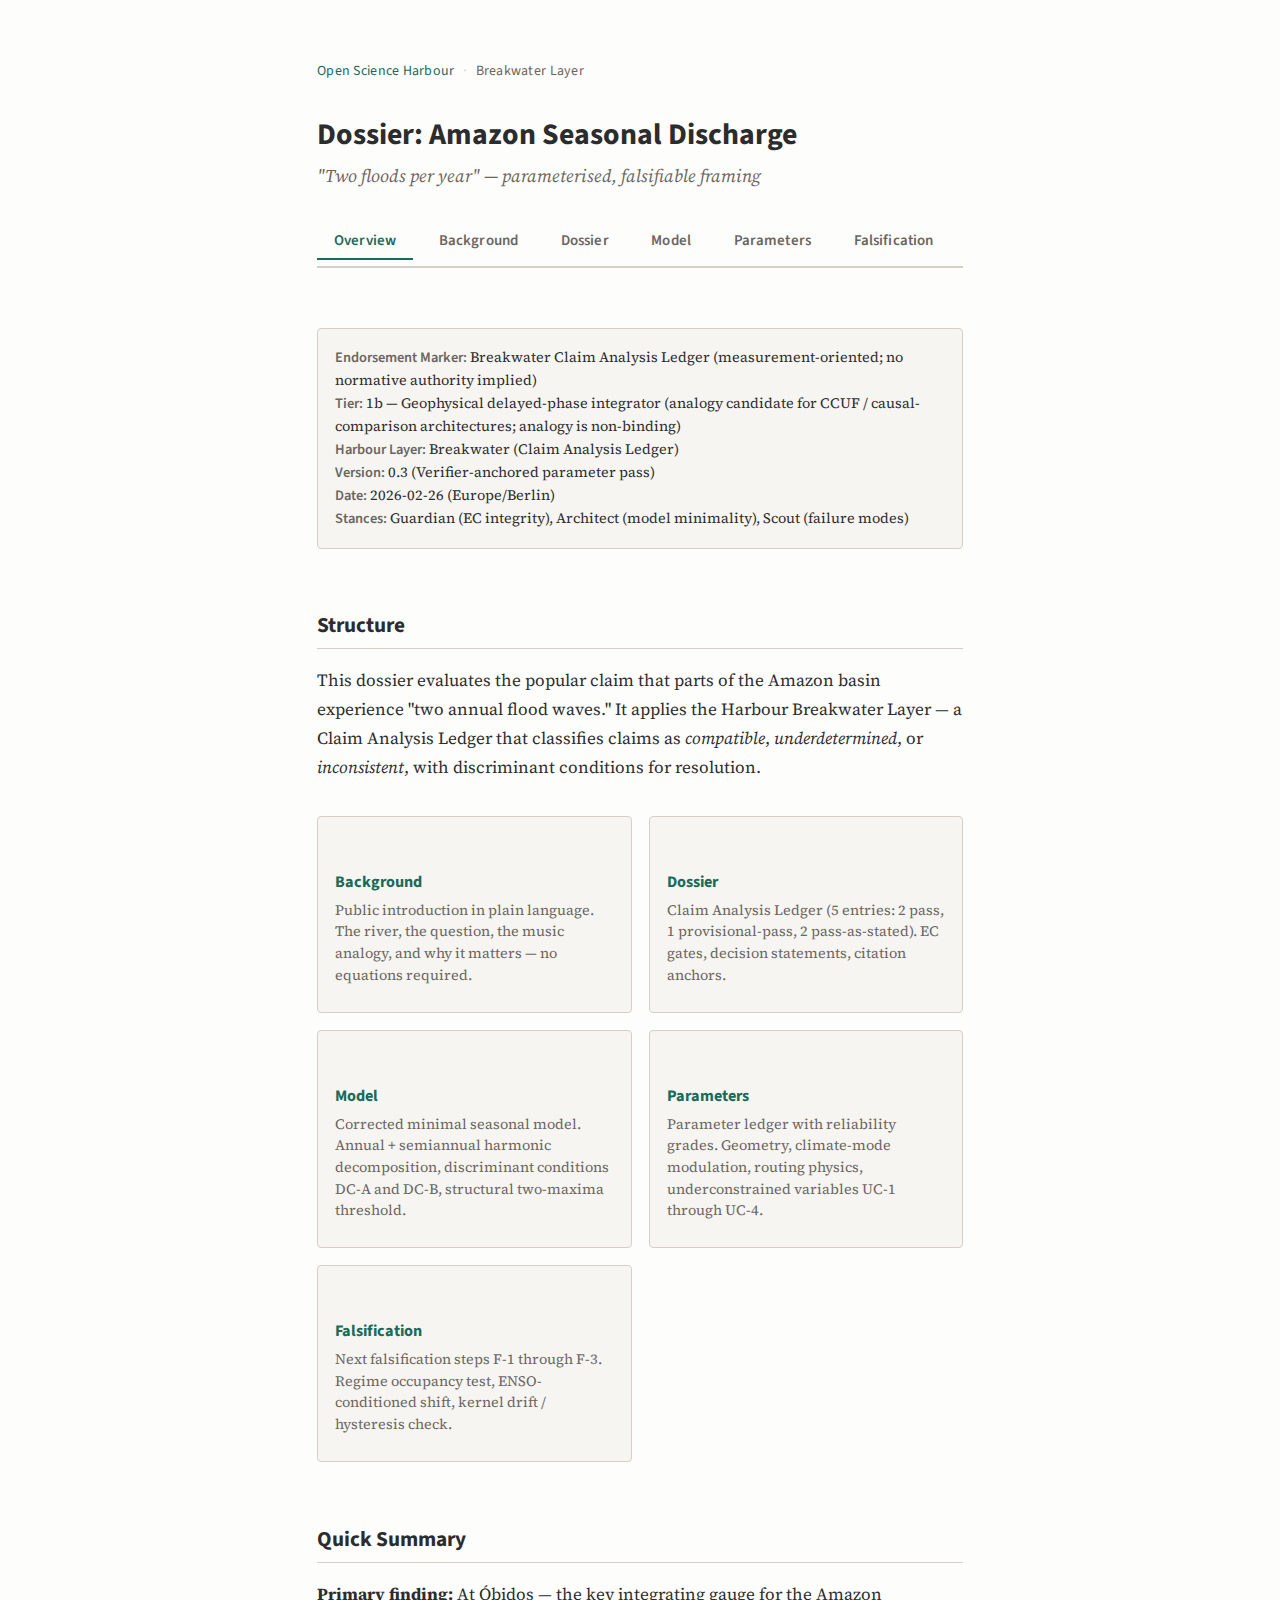
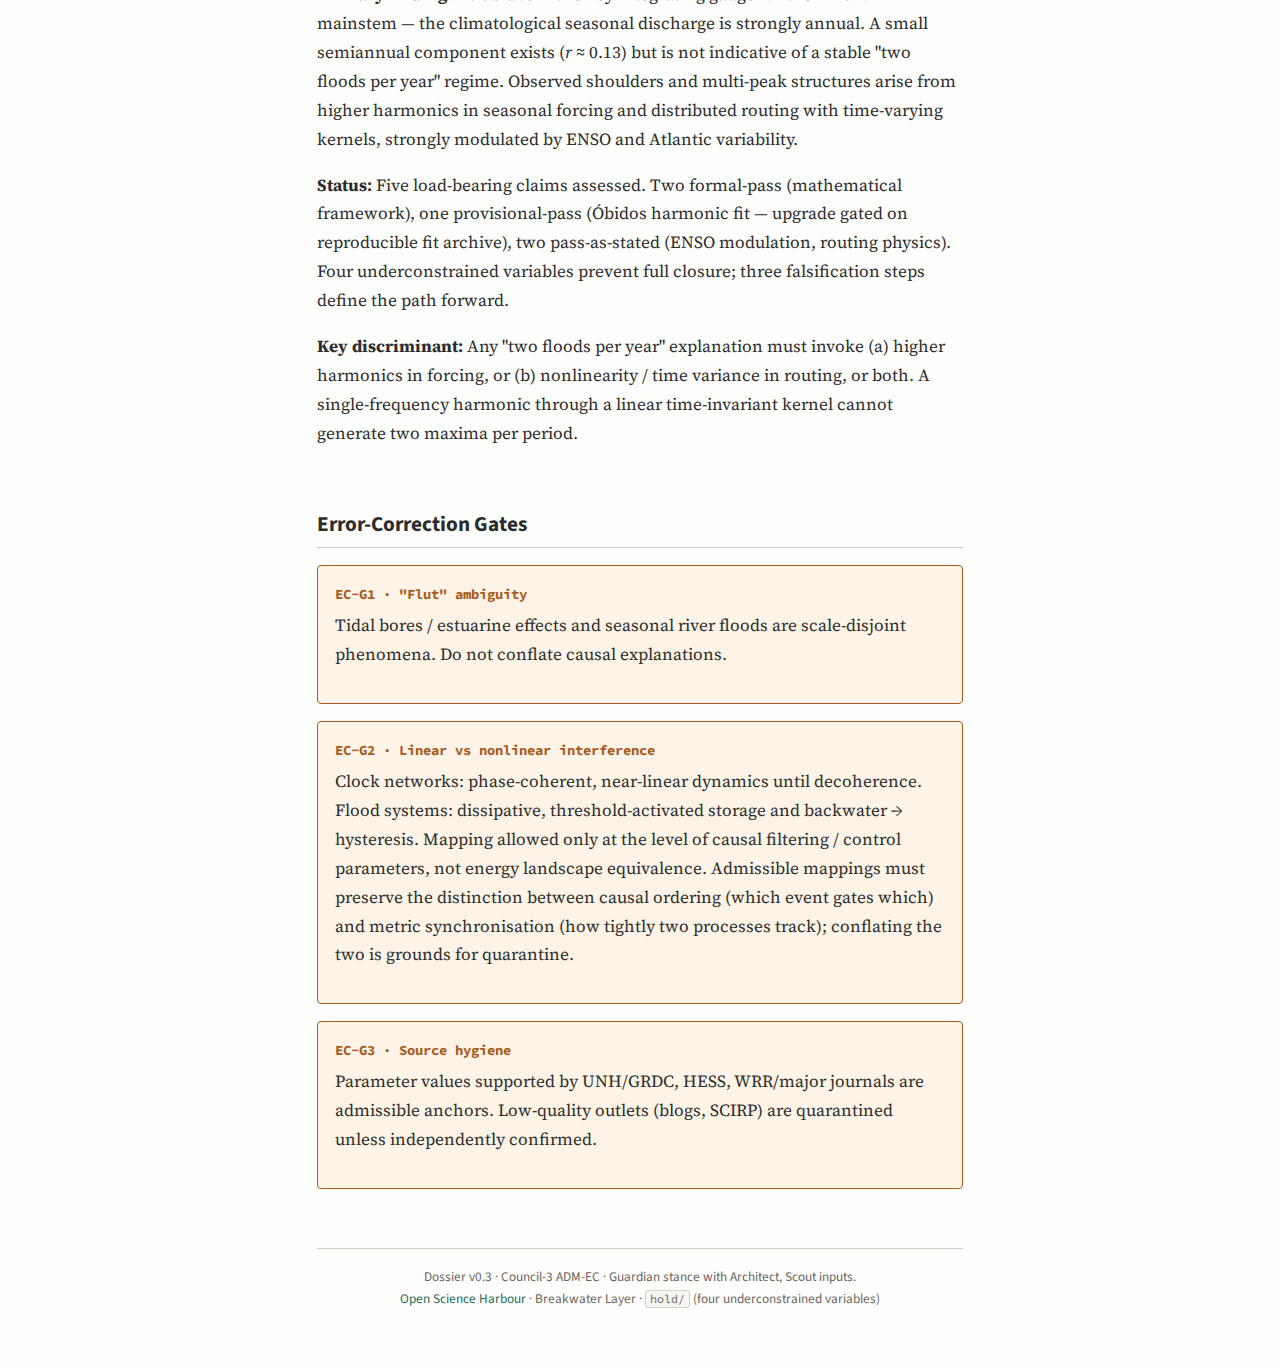
<file: index.html>
<!DOCTYPE html>
<html lang="en">
<head>
  <meta charset="utf-8">
  <meta name="viewport" content="width=device-width, initial-scale=1">
  <title>Dossier: Amazon Seasonal Discharge</title>
  <link rel="preconnect" href="https://fonts.googleapis.com">
  <link rel="preconnect" href="https://fonts.gstatic.com" crossorigin>
  <link href="https://fonts.googleapis.com/css2?family=Source+Code+Pro:wght@400;700&family=Source+Sans+3:wght@400;600;700&family=Source+Serif+4:ital,wght@0,400;0,700;1,400&display=swap" rel="stylesheet">
  <link rel="stylesheet" href="style.css">
</head>
<body>
<div class="page-shell">

  <nav class="breadcrumb">
    <a href="https://harbour-architecture.github.io/root/">Open Science Harbour</a>
    <span class="sep">·</span>
    Breakwater Layer
  </nav>

  <h1>Dossier: Amazon Seasonal Discharge</h1>
  <p class="subtitle">
    "Two floods per year" — parameterised, falsifiable framing
  </p>

  <nav class="tab-nav">
    <a href="index.html" class="active">Overview</a>
    <a href="background.html">Background</a>
    <a href="dossier.html">Dossier</a>
    <a href="model.html">Model</a>
    <a href="parameters.html">Parameters</a>
    <a href="falsification.html">Falsification</a>
  </nav>

  <dl class="meta-block">
    <dt>Endorsement Marker:</dt>
    <dd>Breakwater Claim Analysis Ledger (measurement-oriented; no normative authority implied)</dd>
    <dt>Tier:</dt>
    <dd>1b — Geophysical delayed-phase integrator (analogy candidate for CCUF / causal-comparison architectures; analogy is non-binding)</dd>
    <dt>Harbour Layer:</dt>
    <dd>Breakwater (Claim Analysis Ledger)</dd>
    <dt>Version:</dt>
    <dd>0.3 (Verifier-anchored parameter pass)</dd>
    <dt>Date:</dt>
    <dd>2026-02-26 (Europe/Berlin)</dd>
    <dt>Stances:</dt>
    <dd>Guardian (EC integrity), Architect (model minimality), Scout (failure modes)</dd>
  </dl>

  <!-- ── Structure ── -->
  <h2>Structure</h2>

  <p>
    This dossier evaluates the popular claim that parts of the Amazon basin experience
    "two annual flood waves." It applies the Harbour Breakwater Layer — a Claim Analysis Ledger
    that classifies claims as <em>compatible</em>, <em>underdetermined</em>,
    or <em>inconsistent</em>, with discriminant conditions for resolution.
  </p>

  <div class="card-grid">
    <a class="card" href="background.html">
      <h3>Background</h3>
      <p>Public introduction in plain language. The river, the question,
         the music analogy, and why it matters — no equations required.</p>
    </a>
    <a class="card" href="dossier.html">
      <h3>Dossier</h3>
      <p>Claim Analysis Ledger (5 entries: 2 pass, 1 provisional-pass, 2 pass-as-stated).
         EC gates, decision statements, citation anchors.</p>
    </a>
    <a class="card" href="model.html">
      <h3>Model</h3>
      <p>Corrected minimal seasonal model. Annual + semiannual harmonic decomposition,
         discriminant conditions DC-A and DC-B, structural two-maxima threshold.</p>
    </a>
    <a class="card" href="parameters.html">
      <h3>Parameters</h3>
      <p>Parameter ledger with reliability grades. Geometry, climate-mode modulation,
         routing physics, underconstrained variables UC-1 through UC-4.</p>
    </a>
    <a class="card" href="falsification.html">
      <h3>Falsification</h3>
      <p>Next falsification steps F-1 through F-3. Regime occupancy test,
         ENSO-conditioned shift, kernel drift / hysteresis check.</p>
    </a>
  </div>

  <!-- ── Quick Summary ── -->
  <h2>Quick Summary</h2>

  <p>
    <strong>Primary finding:</strong> At Óbidos — the key integrating gauge for the Amazon mainstem —
    the climatological seasonal discharge is strongly annual. A small semiannual component exists
    (<em>r</em> ≈ 0.13) but is not indicative of a stable "two floods per year" regime.
    Observed shoulders and multi-peak structures arise from higher harmonics in seasonal forcing
    and distributed routing with time-varying kernels, strongly modulated by ENSO and
    Atlantic variability.
  </p>

  <p>
    <strong>Status:</strong> Five load-bearing claims assessed. Two formal-pass (mathematical
    framework), one provisional-pass (Óbidos harmonic fit — upgrade gated on reproducible
    fit archive), two pass-as-stated (ENSO modulation, routing physics). Four underconstrained
    variables prevent full closure; three falsification steps define the path forward.
  </p>

  <p>
    <strong>Key discriminant:</strong> Any "two floods per year" explanation must invoke
    (a)&nbsp;higher harmonics in forcing, or (b)&nbsp;nonlinearity / time variance in routing,
    or both. A single-frequency harmonic through a linear time-invariant kernel cannot generate
    two maxima per period.
  </p>

  <!-- ── EC Gates (summary) ── -->
  <h2>Error-Correction Gates</h2>

  <div class="ec-gate">
    <span class="ec-gate-id">EC-G1 · "Flut" ambiguity</span>
    <p>Tidal bores / estuarine effects and seasonal river floods are scale-disjoint phenomena.
       Do not conflate causal explanations.</p>
  </div>

  <div class="ec-gate">
    <span class="ec-gate-id">EC-G2 · Linear vs nonlinear interference</span>
    <p>Clock networks: phase-coherent, near-linear dynamics until decoherence.
       Flood systems: dissipative, threshold-activated storage and backwater → hysteresis.
       Mapping allowed only at the level of causal filtering / control parameters,
       not energy landscape equivalence. Admissible mappings must preserve the distinction
       between causal ordering (which event gates which) and metric synchronisation
       (how tightly two processes track); conflating the two is grounds for quarantine.</p>
  </div>

  <div class="ec-gate">
    <span class="ec-gate-id">EC-G3 · Source hygiene</span>
    <p>Parameter values supported by UNH/GRDC, HESS, WRR/major journals are admissible anchors.
       Low-quality outlets (blogs, SCIRP) are quarantined unless independently confirmed.</p>
  </div>

  <!-- ── Footer ── -->
  <footer class="page-footer">
    Dossier v0.3 · Council-3 ADM-EC · Guardian stance with Architect, Scout inputs.<br>
    <a href="https://harbour-architecture.github.io/root/">Open Science Harbour</a> ·
    Breakwater Layer · <code>hold/</code> (four underconstrained variables)
  </footer>

</div>
</body>
</html>
</file>
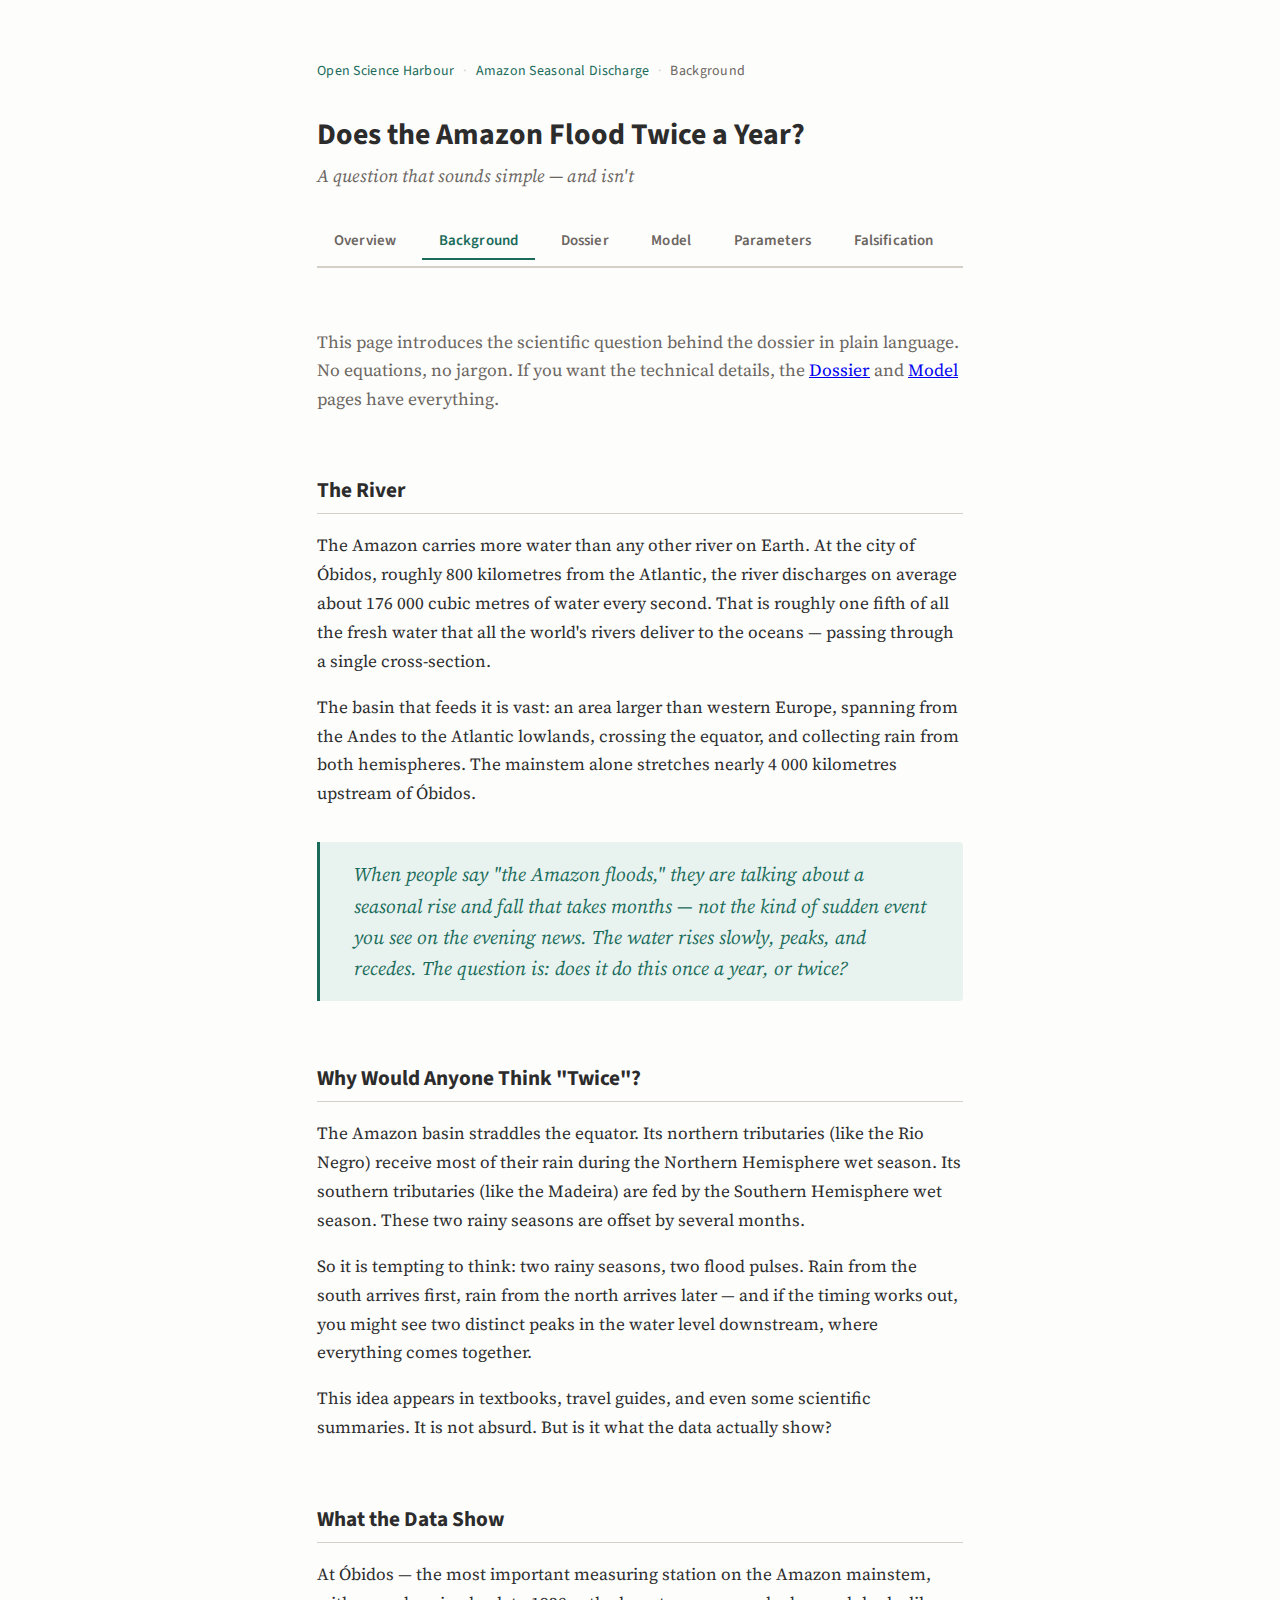
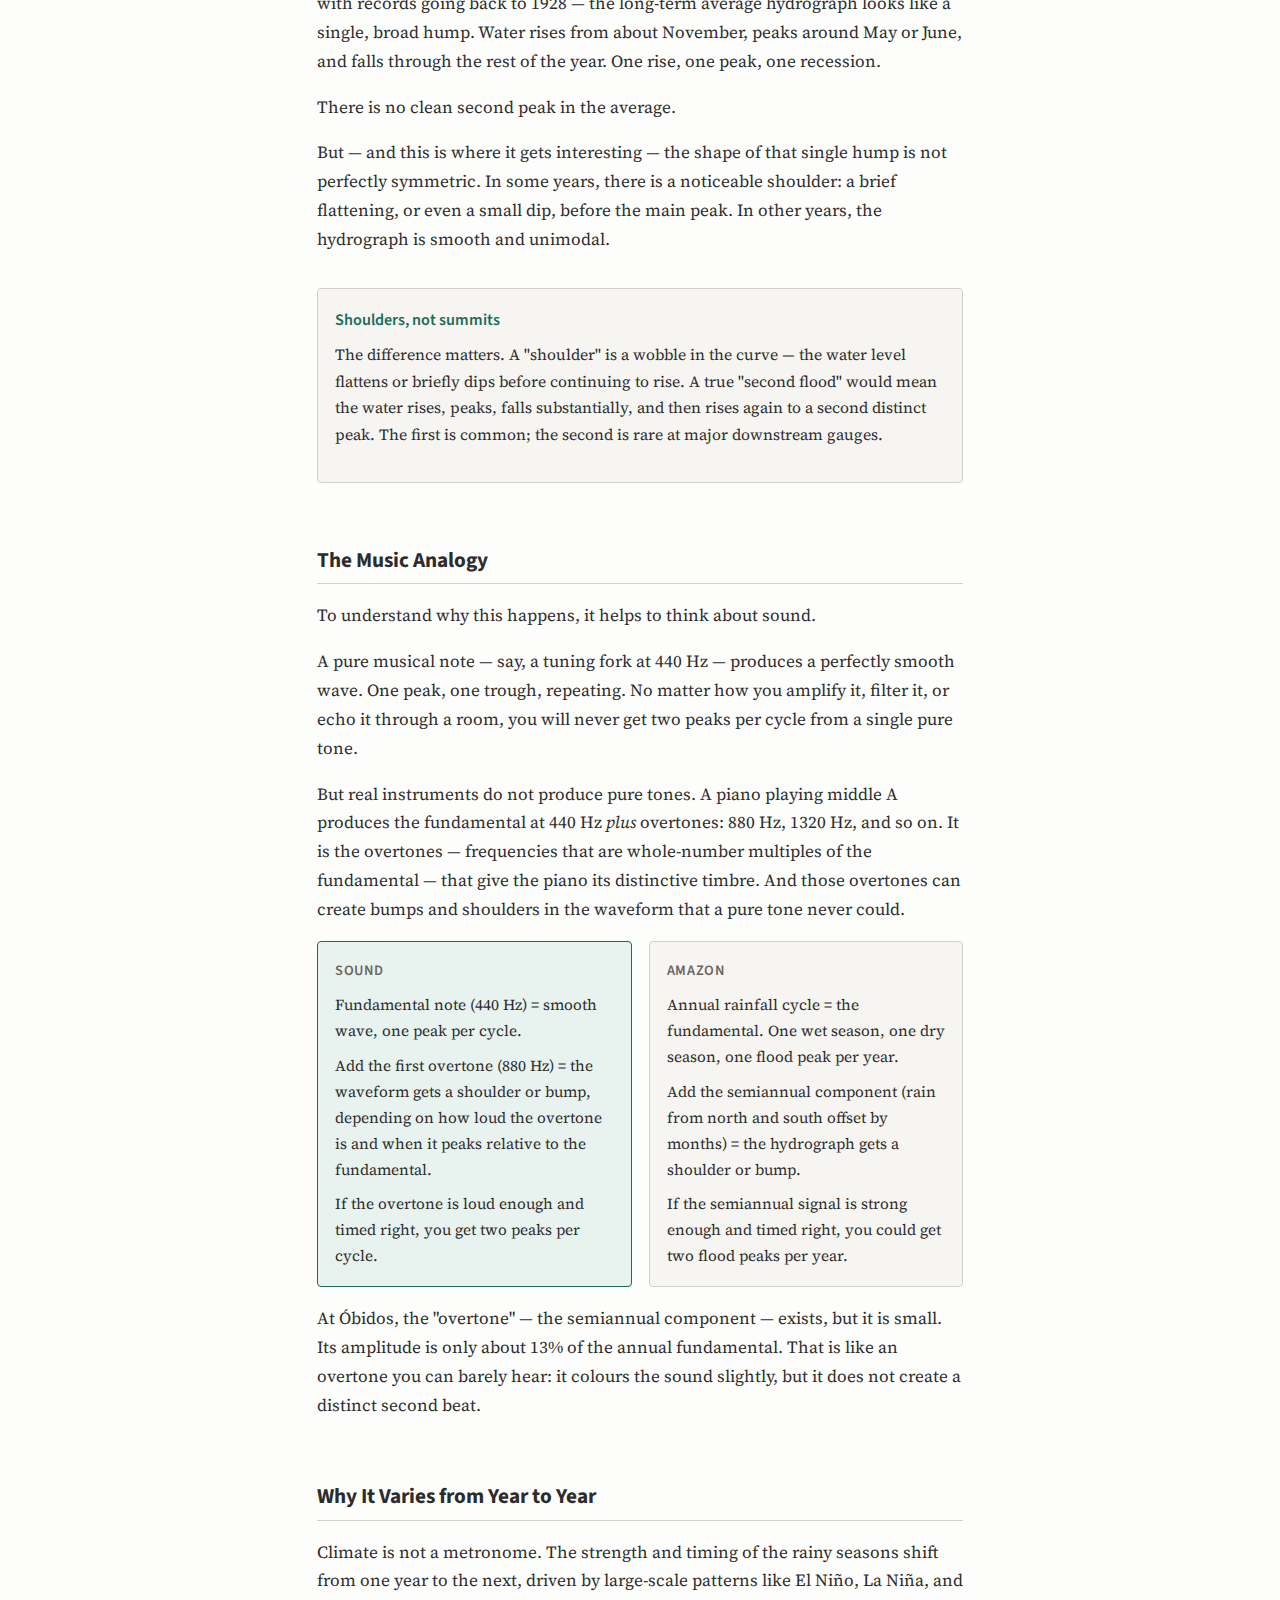
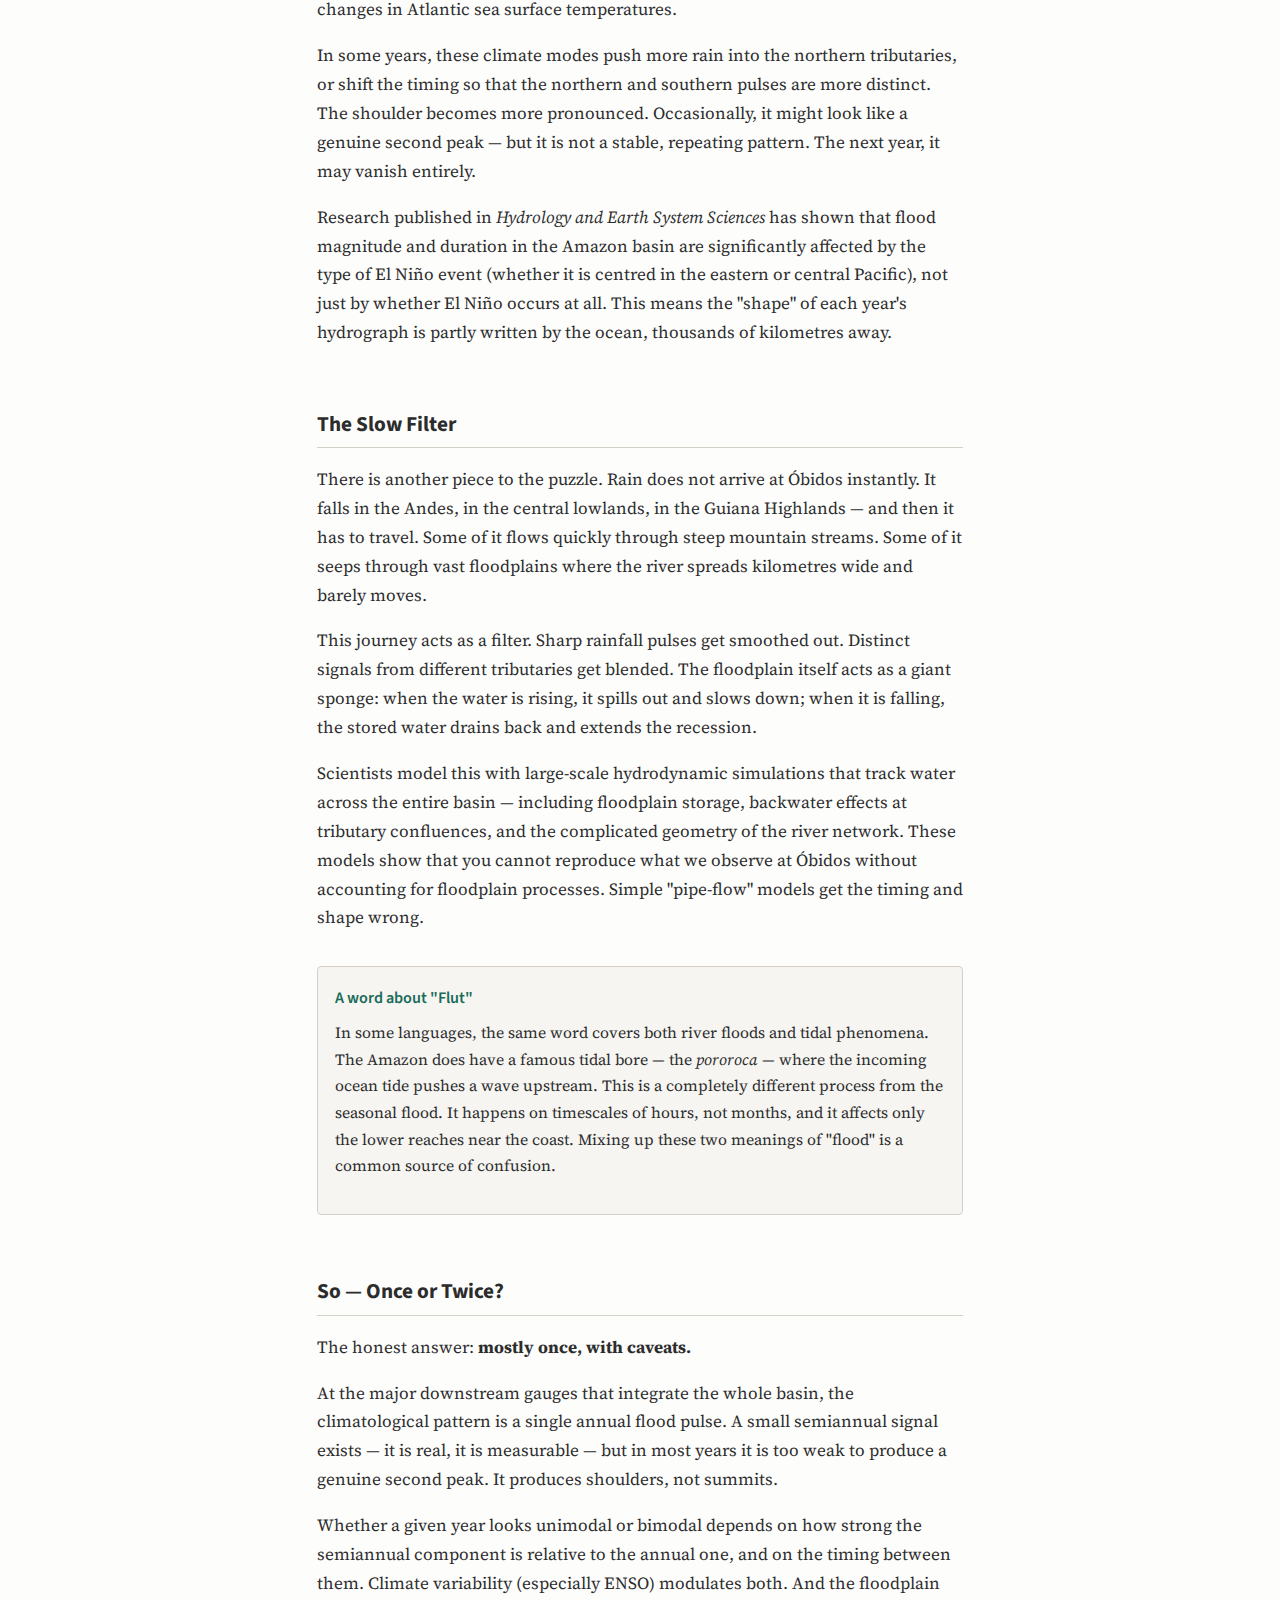
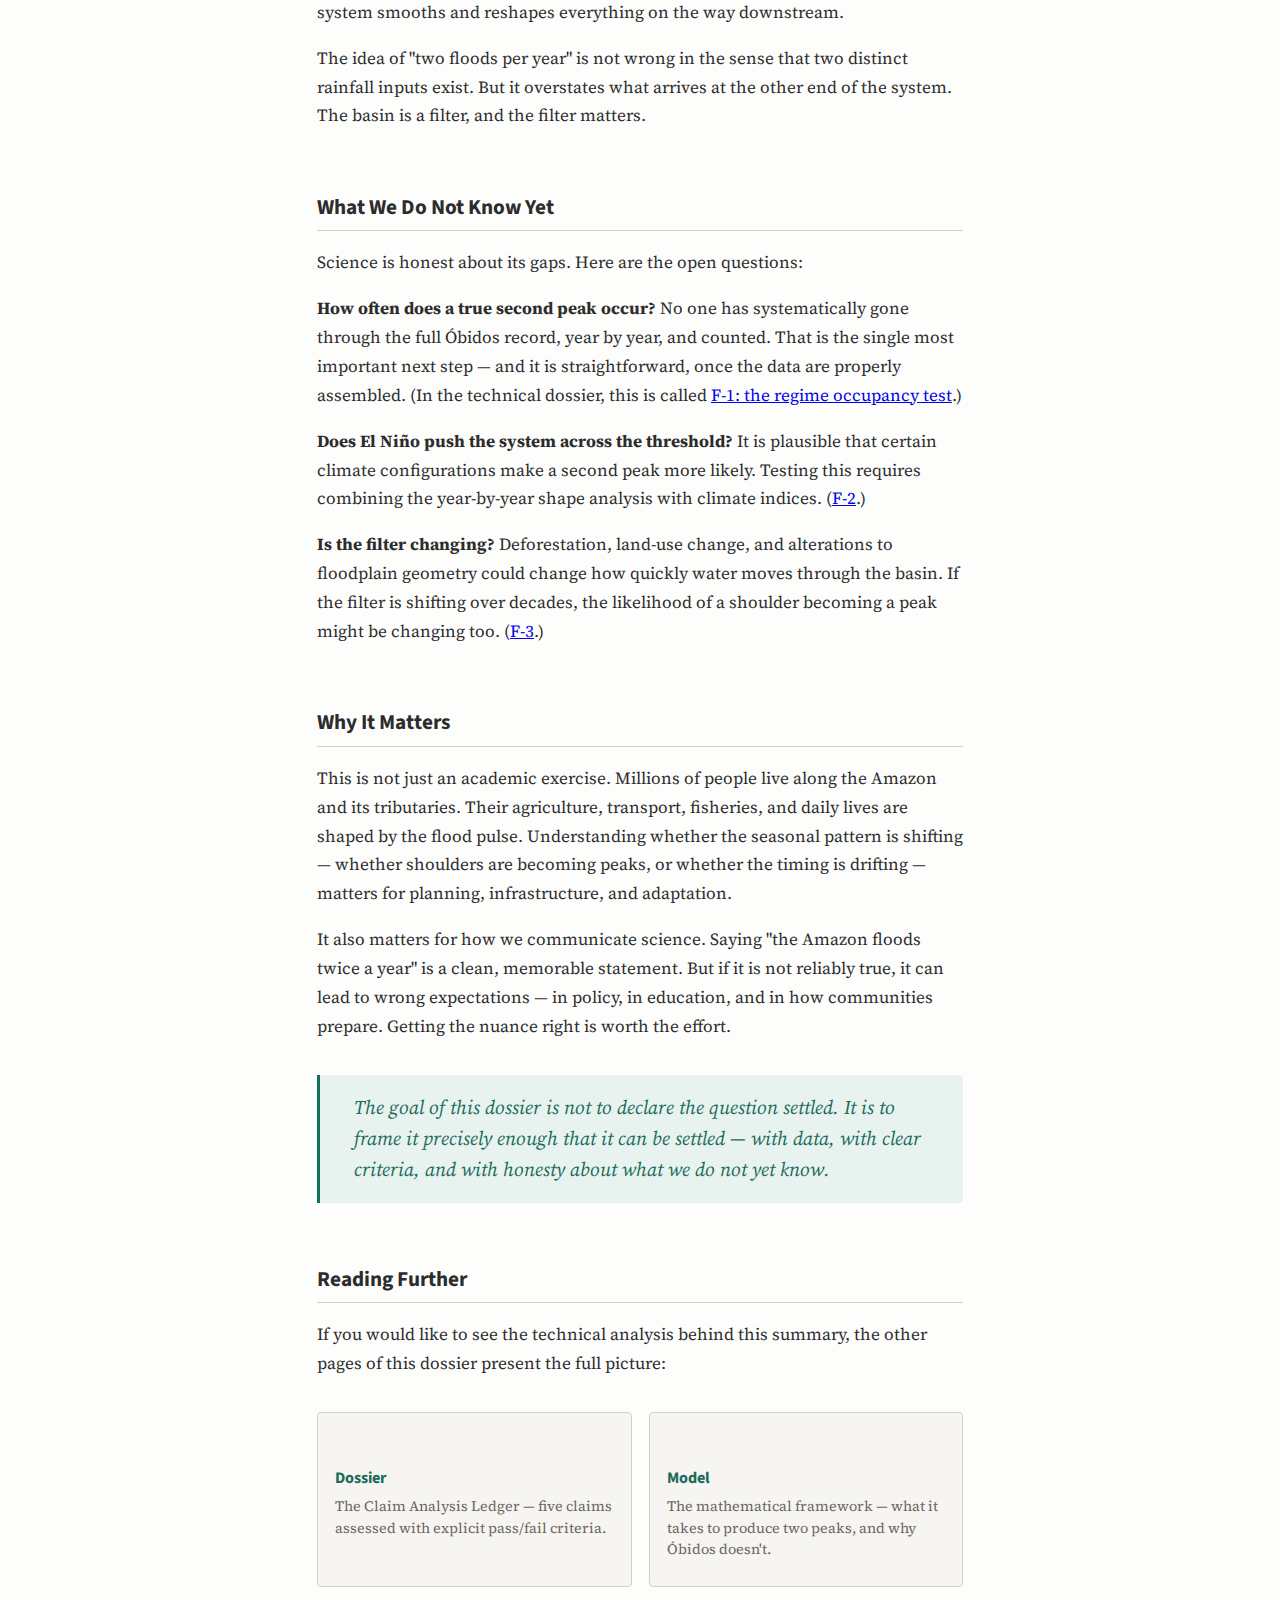
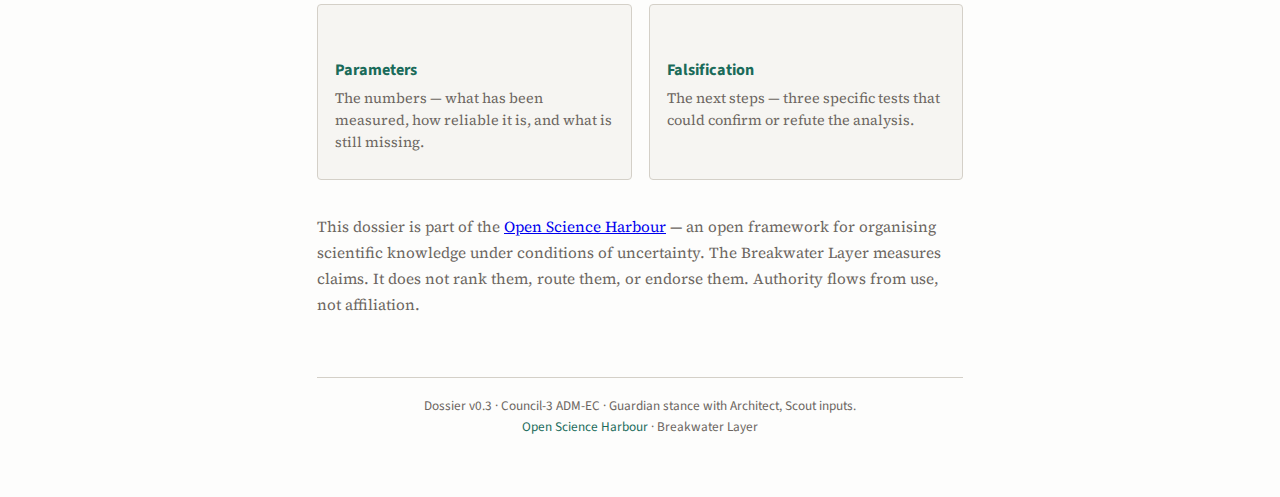
<file: background.html>
<!DOCTYPE html>
<html lang="en">
<head>
  <meta charset="utf-8">
  <meta name="viewport" content="width=device-width, initial-scale=1">
  <title>Background — Amazon Seasonal Discharge</title>
  <link rel="preconnect" href="https://fonts.googleapis.com">
  <link rel="preconnect" href="https://fonts.gstatic.com" crossorigin>
  <link href="https://fonts.googleapis.com/css2?family=Source+Code+Pro:wght@400;700&family=Source+Sans+3:wght@400;600;700&family=Source+Serif+4:ital,wght@0,400;0,700;1,400&display=swap" rel="stylesheet">
  <link rel="stylesheet" href="style.css">
  <style>
    /* — Outreach-specific additions — */
    .pull-quote {
      font-family: var(--font-body);
      font-size: 1.15rem;
      font-style: italic;
      color: var(--clr-accent);
      border-left: 3px solid var(--clr-accent);
      padding: var(--space-md) var(--space-lg);
      margin: var(--space-lg) 0;
      background: var(--clr-accent-bg);
      border-radius: 0 4px 4px 0;
      line-height: 1.6;
    }
    .aside-box {
      background: var(--clr-surface);
      border: 1px solid var(--clr-border);
      border-radius: 4px;
      padding: var(--space-md);
      margin: var(--space-lg) 0;
      font-size: 0.92rem;
    }
    .aside-box h4 {
      margin-top: 0;
      color: var(--clr-accent);
      text-transform: none;
      letter-spacing: 0;
      font-size: 0.95rem;
    }
    .analogy-pair {
      display: grid;
      grid-template-columns: 1fr 1fr;
      gap: var(--space-md);
      margin: var(--space-md) 0;
    }
    .analogy-side {
      padding: var(--space-md);
      border-radius: 4px;
    }
    .analogy-side.everyday {
      background: var(--clr-accent-bg);
      border: 1px solid var(--clr-accent);
    }
    .analogy-side.river {
      background: var(--clr-surface);
      border: 1px solid var(--clr-border);
    }
    .analogy-side h4 {
      margin-top: 0;
      font-size: 0.85rem;
    }
    .analogy-side p { font-size: 0.9rem; margin-bottom: var(--space-sm); }
    .analogy-side p:last-child { margin-bottom: 0; }
    @media (max-width: 640px) {
      .analogy-pair { grid-template-columns: 1fr; }
    }
    .numbers-highlight {
      font-family: var(--font-mono);
      font-size: 1.6rem;
      font-weight: 700;
      color: var(--clr-accent);
      display: block;
      margin: var(--space-xs) 0 var(--space-sm);
    }
    .section-intro {
      font-size: 1.02rem;
      color: var(--clr-muted);
      margin-bottom: var(--space-lg);
      line-height: 1.65;
    }
  </style>
</head>
<body>
<div class="page-shell">

  <nav class="breadcrumb">
    <a href="https://harbour-architecture.github.io/root/">Open Science Harbour</a>
    <span class="sep">·</span>
    <a href="index.html">Amazon Seasonal Discharge</a>
    <span class="sep">·</span>
    Background
  </nav>

  <h1>Does the Amazon Flood Twice a Year?</h1>
  <p class="subtitle">
    A question that sounds simple — and isn't
  </p>

  <nav class="tab-nav">
    <a href="index.html">Overview</a>
    <a href="background.html" class="active">Background</a>
    <a href="dossier.html">Dossier</a>
    <a href="model.html">Model</a>
    <a href="parameters.html">Parameters</a>
    <a href="falsification.html">Falsification</a>
  </nav>

  <p class="section-intro">
    This page introduces the scientific question behind the dossier in plain language.
    No equations, no jargon. If you want the technical details, the
    <a href="dossier.html">Dossier</a> and <a href="model.html">Model</a> pages
    have everything.
  </p>

  <!-- ══════════════════════════════════════════ -->
  <h2>The River</h2>
  <!-- ══════════════════════════════════════════ -->

  <p>
    The Amazon carries more water than any other river on Earth. At the city of Óbidos,
    roughly 800 kilometres from the Atlantic, the river discharges on average about
    176 000 cubic metres of water every second. That is roughly one fifth of all the
    fresh water that all the world's rivers deliver to the oceans — passing through a
    single cross-section.
  </p>

  <p>
    The basin that feeds it is vast: an area larger than western Europe, spanning from
    the Andes to the Atlantic lowlands, crossing the equator, and collecting rain from
    both hemispheres. The mainstem alone stretches nearly 4 000 kilometres upstream
    of Óbidos.
  </p>

  <div class="pull-quote">
    When people say "the Amazon floods," they are talking about a seasonal rise and fall
    that takes months — not the kind of sudden event you see on the evening news.
    The water rises slowly, peaks, and recedes. The question is: does it do this
    once a year, or twice?
  </div>

  <!-- ══════════════════════════════════════════ -->
  <h2>Why Would Anyone Think "Twice"?</h2>
  <!-- ══════════════════════════════════════════ -->

  <p>
    The Amazon basin straddles the equator. Its northern tributaries (like the Rio Negro)
    receive most of their rain during the Northern Hemisphere wet season. Its southern
    tributaries (like the Madeira) are fed by the Southern Hemisphere wet season.
    These two rainy seasons are offset by several months.
  </p>

  <p>
    So it is tempting to think: two rainy seasons, two flood pulses. Rain from the south
    arrives first, rain from the north arrives later — and if the timing works out, you
    might see two distinct peaks in the water level downstream, where everything comes
    together.
  </p>

  <p>
    This idea appears in textbooks, travel guides, and even some scientific summaries.
    It is not absurd. But is it what the data actually show?
  </p>

  <!-- ══════════════════════════════════════════ -->
  <h2>What the Data Show</h2>
  <!-- ══════════════════════════════════════════ -->

  <p>
    At Óbidos — the most important measuring station on the Amazon mainstem, with records
    going back to 1928 — the long-term average hydrograph looks like a single, broad hump.
    Water rises from about November, peaks around May or June, and falls through
    the rest of the year. One rise, one peak, one recession.
  </p>

  <p>
    There is no clean second peak in the average.
  </p>

  <p>
    But — and this is where it gets interesting — the shape of that single hump is not
    perfectly symmetric. In some years, there is a noticeable shoulder: a brief flattening,
    or even a small dip, before the main peak. In other years, the hydrograph is
    smooth and unimodal.
  </p>

  <div class="aside-box">
    <h4>Shoulders, not summits</h4>
    <p>
      The difference matters. A "shoulder" is a wobble in the curve — the water level
      flattens or briefly dips before continuing to rise. A true "second flood" would
      mean the water rises, peaks, falls substantially, and then rises again to a
      second distinct peak. The first is common; the second is rare at major
      downstream gauges.
    </p>
  </div>

  <!-- ══════════════════════════════════════════ -->
  <h2>The Music Analogy</h2>
  <!-- ══════════════════════════════════════════ -->

  <p>
    To understand why this happens, it helps to think about sound.
  </p>

  <p>
    A pure musical note — say, a tuning fork at 440 Hz — produces a perfectly smooth
    wave. One peak, one trough, repeating. No matter how you amplify it, filter it,
    or echo it through a room, you will never get two peaks per cycle from a single
    pure tone.
  </p>

  <p>
    But real instruments do not produce pure tones. A piano playing middle A produces
    the fundamental at 440 Hz <em>plus</em> overtones: 880 Hz, 1320 Hz, and so on.
    It is the overtones — frequencies that are whole-number multiples of the
    fundamental — that give the piano its distinctive timbre. And those overtones
    can create bumps and shoulders in the waveform that a pure tone never could.
  </p>

  <div class="analogy-pair">
    <div class="analogy-side everyday">
      <h4>Sound</h4>
      <p>Fundamental note (440 Hz) = smooth wave, one peak per cycle.</p>
      <p>Add the first overtone (880 Hz) = the waveform gets a shoulder or bump, depending on how loud the overtone is and when it peaks relative to the fundamental.</p>
      <p>If the overtone is loud enough and timed right, you get two peaks per cycle.</p>
    </div>
    <div class="analogy-side river">
      <h4>Amazon</h4>
      <p>Annual rainfall cycle = the fundamental. One wet season, one dry season, one flood peak per year.</p>
      <p>Add the semiannual component (rain from north and south offset by months) = the hydrograph gets a shoulder or bump.</p>
      <p>If the semiannual signal is strong enough and timed right, you could get two flood peaks per year.</p>
    </div>
  </div>

  <p>
    At Óbidos, the "overtone" — the semiannual component — exists, but it is small.
    Its amplitude is only about 13% of the annual fundamental. That is like an overtone
    you can barely hear: it colours the sound slightly, but it does not create a
    distinct second beat.
  </p>

  <!-- ══════════════════════════════════════════ -->
  <h2>Why It Varies from Year to Year</h2>
  <!-- ══════════════════════════════════════════ -->

  <p>
    Climate is not a metronome. The strength and timing of the rainy seasons shift
    from one year to the next, driven by large-scale patterns like El Niño, La Niña,
    and changes in Atlantic sea surface temperatures.
  </p>

  <p>
    In some years, these climate modes push more rain into the northern tributaries,
    or shift the timing so that the northern and southern pulses are more distinct.
    The shoulder becomes more pronounced. Occasionally, it might look like a genuine
    second peak — but it is not a stable, repeating pattern. The next year, it may
    vanish entirely.
  </p>

  <p>
    Research published in <em>Hydrology and Earth System Sciences</em> has shown that
    flood magnitude and duration in the Amazon basin are significantly affected by the
    type of El Niño event (whether it is centred in the eastern or central Pacific),
    not just by whether El Niño occurs at all. This means the "shape" of each year's
    hydrograph is partly written by the ocean, thousands of kilometres away.
  </p>

  <!-- ══════════════════════════════════════════ -->
  <h2>The Slow Filter</h2>
  <!-- ══════════════════════════════════════════ -->

  <p>
    There is another piece to the puzzle. Rain does not arrive at Óbidos instantly.
    It falls in the Andes, in the central lowlands, in the Guiana Highlands — and then
    it has to travel. Some of it flows quickly through steep mountain streams. Some of
    it seeps through vast floodplains where the river spreads kilometres wide and
    barely moves.
  </p>

  <p>
    This journey acts as a filter. Sharp rainfall pulses get smoothed out. Distinct
    signals from different tributaries get blended. The floodplain itself acts as a
    giant sponge: when the water is rising, it spills out and slows down; when it is
    falling, the stored water drains back and extends the recession.
  </p>

  <p>
    Scientists model this with large-scale hydrodynamic simulations that track water
    across the entire basin — including floodplain storage, backwater effects at
    tributary confluences, and the complicated geometry of the river network. These
    models show that you cannot reproduce what we observe at Óbidos without accounting
    for floodplain processes. Simple "pipe-flow" models get the timing and shape wrong.
  </p>

  <div class="aside-box">
    <h4>A word about "Flut"</h4>
    <p>
      In some languages, the same word covers both river floods and tidal phenomena.
      The Amazon does have a famous tidal bore — the <em>pororoca</em> — where
      the incoming ocean tide pushes a wave upstream. This is a completely different
      process from the seasonal flood. It happens on timescales of hours, not months,
      and it affects only the lower reaches near the coast. Mixing up these two
      meanings of "flood" is a common source of confusion.
    </p>
  </div>

  <!-- ══════════════════════════════════════════ -->
  <h2>So — Once or Twice?</h2>
  <!-- ══════════════════════════════════════════ -->

  <p>
    The honest answer: <strong>mostly once, with caveats.</strong>
  </p>

  <p>
    At the major downstream gauges that integrate the whole basin, the climatological
    pattern is a single annual flood pulse. A small semiannual signal exists — it is
    real, it is measurable — but in most years it is too weak to produce a genuine
    second peak. It produces shoulders, not summits.
  </p>

  <p>
    Whether a given year looks unimodal or bimodal depends on how strong the semiannual
    component is relative to the annual one, and on the timing between them. Climate
    variability (especially ENSO) modulates both. And the floodplain system smooths
    and reshapes everything on the way downstream.
  </p>

  <p>
    The idea of "two floods per year" is not wrong in the sense that two distinct
    rainfall inputs exist. But it overstates what arrives at the other end of the
    system. The basin is a filter, and the filter matters.
  </p>

  <!-- ══════════════════════════════════════════ -->
  <h2>What We Do Not Know Yet</h2>
  <!-- ══════════════════════════════════════════ -->

  <p>
    Science is honest about its gaps. Here are the open questions:
  </p>

  <p>
    <strong>How often does a true second peak occur?</strong> No one has systematically
    gone through the full Óbidos record, year by year, and counted. That is the single
    most important next step — and it is straightforward, once the data are properly
    assembled. (In the technical dossier, this is called
    <a href="falsification.html#F-1">F-1: the regime occupancy test</a>.)
  </p>

  <p>
    <strong>Does El Niño push the system across the threshold?</strong> It is plausible
    that certain climate configurations make a second peak more likely. Testing this
    requires combining the year-by-year shape analysis with climate indices.
    (<a href="falsification.html#F-2">F-2</a>.)
  </p>

  <p>
    <strong>Is the filter changing?</strong> Deforestation, land-use change, and
    alterations to floodplain geometry could change how quickly water moves through
    the basin. If the filter is shifting over decades, the likelihood of a shoulder
    becoming a peak might be changing too.
    (<a href="falsification.html#F-3">F-3</a>.)
  </p>

  <!-- ══════════════════════════════════════════ -->
  <h2>Why It Matters</h2>
  <!-- ══════════════════════════════════════════ -->

  <p>
    This is not just an academic exercise. Millions of people live along the Amazon
    and its tributaries. Their agriculture, transport, fisheries, and daily lives are
    shaped by the flood pulse. Understanding whether the seasonal pattern is shifting —
    whether shoulders are becoming peaks, or whether the timing is drifting — matters
    for planning, infrastructure, and adaptation.
  </p>

  <p>
    It also matters for how we communicate science. Saying "the Amazon floods twice
    a year" is a clean, memorable statement. But if it is not reliably true, it can
    lead to wrong expectations — in policy, in education, and in how communities
    prepare. Getting the nuance right is worth the effort.
  </p>

  <div class="pull-quote">
    The goal of this dossier is not to declare the question settled.
    It is to frame it precisely enough that it <em>can</em> be settled —
    with data, with clear criteria, and with honesty about what we
    do not yet know.
  </div>

  <!-- ══════════════════════════════════════════ -->
  <h2>Reading Further</h2>
  <!-- ══════════════════════════════════════════ -->

  <p>
    If you would like to see the technical analysis behind this summary, the other
    pages of this dossier present the full picture:
  </p>

  <div class="card-grid">
    <a class="card" href="dossier.html">
      <h3>Dossier</h3>
      <p>The Claim Analysis Ledger — five claims assessed with explicit pass/fail criteria.</p>
    </a>
    <a class="card" href="model.html">
      <h3>Model</h3>
      <p>The mathematical framework — what it takes to produce two peaks, and why Óbidos doesn't.</p>
    </a>
    <a class="card" href="parameters.html">
      <h3>Parameters</h3>
      <p>The numbers — what has been measured, how reliable it is, and what is still missing.</p>
    </a>
    <a class="card" href="falsification.html">
      <h3>Falsification</h3>
      <p>The next steps — three specific tests that could confirm or refute the analysis.</p>
    </a>
  </div>

  <p style="margin-top:var(--space-lg); font-size:0.9rem; color:var(--clr-muted);">
    This dossier is part of the
    <a href="https://harbour-architecture.github.io/root/">Open Science Harbour</a>
    — an open framework for organising scientific knowledge under conditions of
    uncertainty. The Breakwater Layer measures claims. It does not rank them, route them,
    or endorse them. Authority flows from use, not affiliation.
  </p>

  <!-- ── Footer ── -->
  <footer class="page-footer">
    Dossier v0.3 · Council-3 ADM-EC · Guardian stance with Architect, Scout inputs.<br>
    <a href="https://harbour-architecture.github.io/root/">Open Science Harbour</a> ·
    Breakwater Layer
  </footer>

</div>
</body>
</html>
</file>
<file: style.css>
/* ──────────────────────────────────────────────
   Harbour Breakwater — Amazon Seasonal Discharge
   Shared stylesheet · v0.3
   ────────────────────────────────────────────── */

/* — Reset & base — */
*, *::before, *::after { box-sizing: border-box; margin: 0; padding: 0; }

:root {
  --font-body:    'Source Serif 4', 'Georgia', serif;
  --font-heading: 'Source Sans 3', 'Helvetica Neue', sans-serif;
  --font-mono:    'Source Code Pro', 'Menlo', monospace;

  --clr-bg:       #fdfdfc;
  --clr-surface:  #f6f5f2;
  --clr-border:   #d4d0c8;
  --clr-text:     #2c2c2c;
  --clr-muted:    #6b6560;
  --clr-accent:   #1a6b5a;
  --clr-accent-bg:#e8f3f0;
  --clr-warn:     #a85d20;
  --clr-warn-bg:  #fdf3e7;
  --clr-status-pass:   #2a7a3f;
  --clr-status-prov:   #9a7b2d;
  --clr-status-under:  #8b6040;

  --measure:      68ch;
  --space-xs:     0.25rem;
  --space-sm:     0.5rem;
  --space-md:     1rem;
  --space-lg:     2rem;
  --space-xl:     3.5rem;
}

html {
  font-size: 17px;
  -webkit-font-smoothing: antialiased;
  scroll-behavior: smooth;
}

body {
  font-family: var(--font-body);
  color: var(--clr-text);
  background: var(--clr-bg);
  line-height: 1.7;
  padding: 0;
}

/* — Layout — */
.page-shell {
  max-width: calc(var(--measure) + 6rem);
  margin: 0 auto;
  padding: var(--space-xl) var(--space-lg);
}

/* — Breadcrumb — */
.breadcrumb {
  font-family: var(--font-heading);
  font-size: 0.82rem;
  color: var(--clr-muted);
  margin-bottom: var(--space-lg);
  letter-spacing: 0.02em;
}
.breadcrumb a {
  color: var(--clr-accent);
  text-decoration: none;
  border-bottom: 1px solid transparent;
  transition: border-color 0.2s;
}
.breadcrumb a:hover { border-bottom-color: var(--clr-accent); }
.breadcrumb .sep { margin: 0 0.4em; color: var(--clr-border); }

/* — Page title — */
h1 {
  font-family: var(--font-heading);
  font-size: 1.75rem;
  font-weight: 700;
  line-height: 1.25;
  margin-bottom: var(--space-sm);
  color: var(--clr-text);
}
.subtitle {
  font-family: var(--font-body);
  font-size: 1.05rem;
  font-style: italic;
  color: var(--clr-muted);
  margin-bottom: var(--space-lg);
  line-height: 1.5;
}

/* — Tab navigation — */
.tab-nav {
  display: flex;
  flex-wrap: wrap;
  gap: var(--space-sm);
  margin-bottom: var(--space-xl);
  border-bottom: 2px solid var(--clr-border);
  padding-bottom: var(--space-sm);
}
.tab-nav a {
  font-family: var(--font-heading);
  font-size: 0.88rem;
  font-weight: 600;
  color: var(--clr-muted);
  text-decoration: none;
  padding: var(--space-xs) var(--space-md);
  border-bottom: 2px solid transparent;
  margin-bottom: -2px;
  transition: color 0.2s, border-color 0.2s;
  letter-spacing: 0.01em;
}
.tab-nav a:hover {
  color: var(--clr-accent);
  border-bottom-color: var(--clr-accent);
}
.tab-nav a.active {
  color: var(--clr-accent);
  border-bottom-color: var(--clr-accent);
}

/* — Card grid (index page) — */
.card-grid {
  display: grid;
  grid-template-columns: repeat(auto-fit, minmax(240px, 1fr));
  gap: var(--space-md);
  margin: var(--space-lg) 0;
}
.card {
  background: var(--clr-surface);
  border: 1px solid var(--clr-border);
  border-radius: 4px;
  padding: var(--space-md) var(--space-md) var(--space-sm);
  text-decoration: none;
  color: var(--clr-text);
  transition: border-color 0.2s, box-shadow 0.2s;
  display: block;
}
.card:hover {
  border-color: var(--clr-accent);
  box-shadow: 0 2px 8px rgba(26,107,90,0.08);
}
.card h3 {
  font-family: var(--font-heading);
  font-size: 0.95rem;
  font-weight: 700;
  margin-bottom: var(--space-xs);
  color: var(--clr-accent);
}
.card p {
  font-size: 0.85rem;
  color: var(--clr-muted);
  line-height: 1.5;
}

/* — Metadata block — */
.meta-block {
  background: var(--clr-surface);
  border: 1px solid var(--clr-border);
  border-radius: 4px;
  padding: var(--space-md);
  margin-bottom: var(--space-xl);
  font-size: 0.85rem;
  line-height: 1.6;
}
.meta-block dt {
  font-family: var(--font-heading);
  font-weight: 600;
  color: var(--clr-muted);
  display: inline;
}
.meta-block dt::after { content: ' '; }
.meta-block dd {
  display: inline;
  margin: 0;
  color: var(--clr-text);
}
.meta-block dd::after { content: '\A'; white-space: pre; }
.meta-block a { color: var(--clr-accent); text-decoration: none; border-bottom: 1px solid var(--clr-accent); }

/* — Section headings — */
h2 {
  font-family: var(--font-heading);
  font-size: 1.25rem;
  font-weight: 700;
  margin-top: var(--space-xl);
  margin-bottom: var(--space-md);
  padding-bottom: var(--space-xs);
  border-bottom: 1px solid var(--clr-border);
  color: var(--clr-text);
}
h3 {
  font-family: var(--font-heading);
  font-size: 1.05rem;
  font-weight: 600;
  margin-top: var(--space-lg);
  margin-bottom: var(--space-sm);
  color: var(--clr-text);
}
h4 {
  font-family: var(--font-heading);
  font-size: 0.92rem;
  font-weight: 600;
  margin-top: var(--space-md);
  margin-bottom: var(--space-sm);
  color: var(--clr-muted);
  text-transform: uppercase;
  letter-spacing: 0.05em;
}

/* — Prose — */
p { margin-bottom: var(--space-md); }
p + p { margin-top: 0; }

strong { font-weight: 700; }
em { font-style: italic; }
code {
  font-family: var(--font-mono);
  font-size: 0.88em;
  background: var(--clr-surface);
  padding: 0.1em 0.35em;
  border-radius: 3px;
  border: 1px solid var(--clr-border);
}

/* — Claim entries — */
.claim-entry {
  margin: var(--space-lg) 0;
  padding: var(--space-md);
  border-left: 3px solid var(--clr-border);
  background: var(--clr-bg);
}
.claim-entry.status-pass     { border-left-color: var(--clr-status-pass); }
.claim-entry.status-prov     { border-left-color: var(--clr-status-prov); }
.claim-entry.status-under    { border-left-color: var(--clr-status-under); }

.claim-id {
  font-family: var(--font-mono);
  font-size: 0.82rem;
  font-weight: 700;
  color: var(--clr-muted);
  display: block;
  margin-bottom: var(--space-xs);
}
.claim-title {
  font-family: var(--font-heading);
  font-size: 1rem;
  font-weight: 600;
  margin-bottom: var(--space-sm);
}
.claim-status {
  display: inline-block;
  font-family: var(--font-heading);
  font-size: 0.75rem;
  font-weight: 700;
  letter-spacing: 0.06em;
  text-transform: uppercase;
  padding: 0.15em 0.55em;
  border-radius: 3px;
  margin-bottom: var(--space-sm);
}
.claim-status.pass  { background: #e1f5e6; color: var(--clr-status-pass); }
.claim-status.prov  { background: #faf3dc; color: var(--clr-status-prov); }
.claim-status.under { background: #f5ebe0; color: var(--clr-status-under); }

/* — Decision statements — */
.decision {
  background: var(--clr-accent-bg);
  border: 1px solid var(--clr-accent);
  border-radius: 4px;
  padding: var(--space-md);
  margin: var(--space-md) 0;
}
.decision-id {
  font-family: var(--font-mono);
  font-size: 0.82rem;
  font-weight: 700;
  color: var(--clr-accent);
}

/* — EC gate blocks — */
.ec-gate {
  background: var(--clr-warn-bg);
  border: 1px solid var(--clr-warn);
  border-radius: 4px;
  padding: var(--space-md);
  margin: var(--space-md) 0;
}
.ec-gate-id {
  font-family: var(--font-mono);
  font-size: 0.82rem;
  font-weight: 700;
  color: var(--clr-warn);
  display: block;
  margin-bottom: var(--space-xs);
}

/* — Falsification steps — */
.falsif-step {
  margin: var(--space-md) 0;
  padding: var(--space-md);
  border: 1px dashed var(--clr-border);
  border-radius: 4px;
}
.falsif-id {
  font-family: var(--font-mono);
  font-size: 0.82rem;
  font-weight: 700;
  color: var(--clr-accent);
  display: block;
  margin-bottom: var(--space-xs);
}
.priority-tag {
  display: inline-block;
  font-family: var(--font-heading);
  font-size: 0.72rem;
  font-weight: 700;
  text-transform: uppercase;
  letter-spacing: 0.06em;
  padding: 0.1em 0.45em;
  border-radius: 3px;
  background: var(--clr-accent-bg);
  color: var(--clr-accent);
  margin-left: var(--space-sm);
}

/* — Parameter table — */
.param-table {
  width: 100%;
  border-collapse: collapse;
  font-size: 0.88rem;
  margin: var(--space-md) 0 var(--space-lg);
}
.param-table th,
.param-table td {
  text-align: left;
  padding: var(--space-sm) var(--space-md);
  border-bottom: 1px solid var(--clr-border);
}
.param-table th {
  font-family: var(--font-heading);
  font-weight: 600;
  color: var(--clr-muted);
  font-size: 0.82rem;
  text-transform: uppercase;
  letter-spacing: 0.04em;
  background: var(--clr-surface);
}
.param-table td { vertical-align: top; }
.param-table .reliability {
  font-family: var(--font-mono);
  font-weight: 700;
  text-align: center;
}
.param-table .reliability-A  { color: var(--clr-status-pass); }
.param-table .reliability-AB { color: var(--clr-status-prov); }
.param-table .reliability-B  { color: var(--clr-status-under); }

/* — Underconstrained list — */
.undercon-list {
  list-style: none;
  counter-reset: uc;
  margin: var(--space-md) 0;
}
.undercon-list li {
  counter-increment: uc;
  position: relative;
  padding-left: 2.2em;
  margin-bottom: var(--space-md);
  line-height: 1.6;
}
.undercon-list li::before {
  content: 'UC-' counter(uc);
  position: absolute;
  left: 0;
  font-family: var(--font-mono);
  font-size: 0.78rem;
  font-weight: 700;
  color: var(--clr-status-under);
}

/* — Citations — */
.cite-list {
  list-style: none;
  counter-reset: cite;
  margin: var(--space-md) 0;
}
.cite-list li {
  counter-increment: cite;
  position: relative;
  padding-left: 2.2em;
  margin-bottom: var(--space-sm);
  font-size: 0.88rem;
  line-height: 1.5;
}
.cite-list li::before {
  content: '[' counter(cite) ']';
  position: absolute;
  left: 0;
  font-family: var(--font-mono);
  font-size: 0.82rem;
  font-weight: 700;
  color: var(--clr-muted);
}
.cite-list a { color: var(--clr-accent); text-decoration: none; border-bottom: 1px solid transparent; }
.cite-list a:hover { border-bottom-color: var(--clr-accent); }

/* — Discriminant blocks — */
.discrim-block {
  background: var(--clr-surface);
  border: 1px solid var(--clr-border);
  border-radius: 4px;
  padding: var(--space-md);
  margin: var(--space-md) 0;
  font-size: 0.92rem;
}
.discrim-id {
  font-family: var(--font-mono);
  font-size: 0.82rem;
  font-weight: 700;
  color: var(--clr-accent);
  display: block;
  margin-bottom: var(--space-xs);
}

/* — MathJax overrides — */
mjx-container {
  overflow-x: auto;
  overflow-y: hidden;
  padding: var(--space-xs) 0;
}
.math-display {
  margin: var(--space-md) 0;
  text-align: center;
}

/* — Footer — */
.page-footer {
  margin-top: var(--space-xl);
  padding-top: var(--space-md);
  border-top: 1px solid var(--clr-border);
  font-family: var(--font-heading);
  font-size: 0.78rem;
  color: var(--clr-muted);
  line-height: 1.6;
  text-align: center;
}
.page-footer a { color: var(--clr-accent); text-decoration: none; }

/* — Responsive — */
@media (max-width: 640px) {
  html { font-size: 15px; }
  .page-shell { padding: var(--space-lg) var(--space-md); }
  .tab-nav { gap: var(--space-xs); }
  .tab-nav a { font-size: 0.82rem; padding: var(--space-xs) var(--space-sm); }
  .card-grid { grid-template-columns: 1fr; }
  .param-table { font-size: 0.82rem; }
  .param-table th, .param-table td { padding: var(--space-xs) var(--space-sm); }
}
</file>
